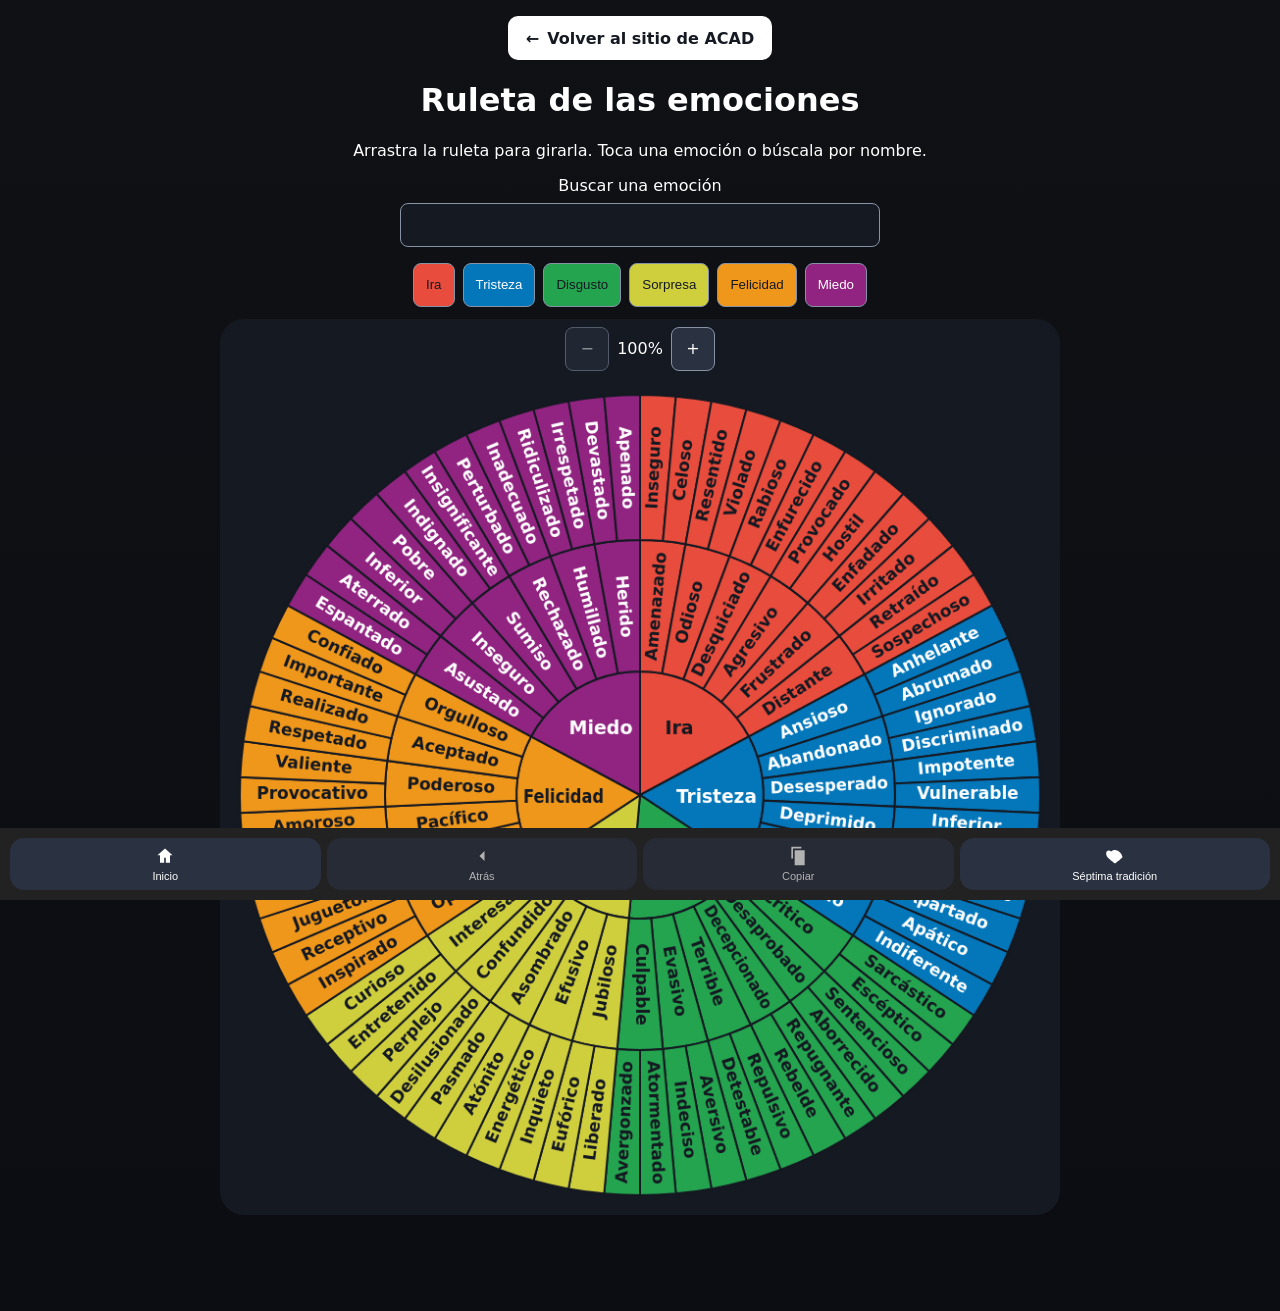
<file: ruleta.html>
<!DOCTYPE html>
<html lang="es">
<head>
<meta charset="UTF-8">
<meta name="viewport" content="width=device-width, initial-scale=1.0">
<title>Ruleta de las emociones | ACAD Comenzar de nuevo</title>

<link rel="icon" href="img/favicon.ico">

<style>
:root{
  --bg:#0f1115;
  --card:#151922;
  --text:#ffffff;
}

*{box-sizing:border-box}

body{
  margin:0;
  background:linear-gradient(180deg,#0f1115,#0b0d12);
  color:var(--text);
  font-family:system-ui,Arial;
  text-align:center;
}

.container{max-width:864px;margin:auto;padding:0 12px 24px;}
.canvas-wrap{background:var(--card);border-radius:24px;padding:8px;}
.ruleta-controles{display:flex;flex-wrap:wrap;align-items:center;justify-content:center;gap:8px;margin:0 0 12px;}
.ruleta-controles button{min-width:44px;min-height:44px;padding:8px 12px;background:#2a3140;border:1px solid #8792a7;border-radius:8px;color:#fff;font:inherit;cursor:pointer;}
.ruleta-controles button:disabled{opacity:.55;cursor:default;}
.ruleta-controles button[aria-pressed="true"]{background:#fff;color:#151922;}
.ruleta-controles button:focus-visible,.ruleta-vista:focus-visible{outline:3px solid #f1c40f;outline-offset:3px;}
.ruleta-vista{overflow:auto;aspect-ratio:1;}
canvas{display:block;width:var(--ampliacion,100%);height:auto;cursor:grab;touch-action:none;}
.ruleta-vista.modo-desplazar canvas{touch-action:auto;cursor:pointer;}
canvas.is-rotating{cursor:grabbing;}
#info{margin-top:16px;padding:14px;border-radius:16px;background:var(--card);font-size:clamp(1.2rem,4.5vw,1.5rem);font-weight:700;line-height:1.4;overflow-wrap:anywhere;}

.barra{
  position:sticky;
  bottom:0;
  width:100%;
  display:flex;
  gap:6px;
  padding:10px;
  background:#222;
}

.barra button{
  flex:1;
  display:flex;
  flex-direction:column;
  align-items:center;
  justify-content:center;
  gap:4px;
  padding:8px 4px;
  border:none;
  border-radius:14px;
  color:white;
  background:#2a3140;
  font-size:11px;
}

.barra svg{
  width:20px;
  height:20px;
}

.site-link{
  display:inline-flex;
  align-items:center;
  justify-content:center;
  gap:8px;
  min-height:44px;
  margin:16px 12px 0;
  padding:10px 18px;
  border-radius:10px;
  background:#fff;
  color:#151922;
  font-weight:700;
  text-decoration:none;
}

.site-link:hover{background:#e1e8f5;}
.site-link:focus-visible{outline:3px solid #f1c40f;outline-offset:4px;}
.busqueda{display:grid;gap:8px;max-width:480px;margin:16px auto;}
.busqueda input{width:100%;min-height:44px;padding:10px;color:var(--text);background:var(--card);border:1px solid #8792a7;border-radius:8px;font:inherit;}
.opciones{display:flex;flex-wrap:wrap;justify-content:center;gap:8px;margin:12px 0;}
.opciones button{min-height:44px;padding:8px 12px;background:#2a3140;color:#fff;border:1px solid #8792a7;border-radius:8px;cursor:pointer;}
.opciones button:focus-visible,.busqueda input:focus-visible,.barra button:focus-visible{outline:3px solid #f1c40f;outline-offset:3px;}
.barra button{min-height:44px;}
.barra button:disabled{opacity:.65;}

@media (max-width:600px){
  h1{margin:16px 12px 8px;font-size:clamp(1.5rem,6vw,2rem);}
  body > p{margin:0 12px 16px;}
  .barra{padding-bottom:max(10px,env(safe-area-inset-bottom));}
  .barra button{min-width:0;font-size:.75rem;line-height:1.25;}
  .opciones button{flex:1 1 130px;overflow-wrap:anywhere;}
}
</style>
</head>

<body>

<a class="site-link" href="index.html"><span aria-hidden="true">←</span> Volver al sitio de ACAD</a>
<h1>Ruleta de las emociones</h1>
<p>Arrastra la ruleta para girarla. Toca una emoción o búscala por nombre.</p>

<main class="container">
  <div class="busqueda">
    <label for="buscar">Buscar una emoción</label>
    <input id="buscar" type="search" autocomplete="off" aria-controls="opciones">
  </div>
  <div id="info" role="status"></div>
  <div id="opciones" class="opciones" role="group" aria-label="Emociones disponibles"></div>
  <div class="canvas-wrap">
    <div class="ruleta-controles" role="group" aria-label="Zoom de la ruleta">
      <button type="button" id="alejar" aria-label="Alejar ruleta" disabled>−</button>
      <output id="ampliacion" aria-label="Nivel de zoom">100%</output>
      <button type="button" id="acercar" aria-label="Acercar ruleta">+</button>
      <button type="button" id="desplazar" aria-pressed="false" hidden>Desplazar</button>
    </div>
    <div class="ruleta-vista" id="ruleta-vista" role="region" aria-label="Vista de la ruleta">
      <canvas aria-hidden="true" id="ruleta" width="840" height="840"></canvas>
    </div>
  </div>
</main>
<div class="barra">

  <button onclick="home()">
    <svg viewBox="0 0 24 24" fill="currentColor"><path d="M12 3l9 8h-3v9h-5v-6H11v6H6v-9H3z"/></svg>
    Inicio
  </button>

  <button id="atras" onclick="volverNivel()" disabled>
    <svg viewBox="0 0 24 24" fill="currentColor"><path d="M15 18l-6-6 6-6"/></svg>
    Atrás
  </button>

  <button id="copiar" onclick="copiarResultado()" disabled>
    <svg viewBox="0 0 24 24" fill="currentColor"><path d="M16 1H4v14h2V3h10V1zm4 4H8v18h12V5z"/></svg>
    Copiar
  </button>

  <button onclick="donar()">
    <svg viewBox="0 0 24 24" fill="currentColor"><path d="M12 21s-6-4.35-9-7.5C-1 8 3 3 7.5 6.5 12 3 16.5 6.5 16.5 6.5S20 8 21 13.5C18 16.65 12 21 12 21z"/></svg>
    Séptima tradición
  </button>

</div>

<script>
const canvas = document.getElementById("ruleta");
const vista = document.getElementById("ruleta-vista");
const acercar = document.getElementById("acercar");
const alejar = document.getElementById("alejar");
const desplazar = document.getElementById("desplazar");
const ampliacion = document.getElementById("ampliacion");
const ctx = canvas.getContext("2d");
const buscar = document.getElementById("buscar");
const opciones = document.getElementById("opciones");
const info = document.getElementById("info");
const atras = document.getElementById("atras");
const copiar = document.getElementById("copiar");

const data = {
  ira:{ color:"#e74c3c", nivel2:{ Amenazado:["Inseguro","Celoso"], Odioso:["Resentido","Violado"], Desquiciado:["Rabioso","Enfurecido"], Agresivo:["Provocado","Hostil"], Frustrado:["Enfadado","Irritado"], Distante:["Retraído","Sospechoso"]}},
  tristeza:{ color:"#0477ba", nivel2:{ Ansioso:["Anhelante","Abrumado"], Abandonado:["Ignorado","Discriminado"], Desesperado:["Impotente","Vulnerable"], Deprimido:["Inferior","Vacío"], Solitario:["Abandonado","Apartado"], Aburrido:["Apático","Indiferente"]}},
  disgusto:{ color:"#24a44f", nivel2:{ Critico:["Sarcástico","Escéptico"], Desaprobado:["Sentencioso","Aborrecido"], Decepcionado:["Repugnante","Rebelde"], Terrible:["Repulsivo","Detestable"], Evasivo:["Aversivo","Indeciso"], Culpable:["Atormentado","Avergonzado"]}},
  sorpresa:{ color:"#CFCF3E", nivel2:{ Jubiloso:["Liberado","Eufórico"], Efusivo:["Inquieto","Energético"], Asombrado:["Atónito","Pasmado"], Confundido:["Desilusionado","Perplejo"], Interesado:["Entretenido","Curioso"]}},
  felicidad:{ color:"#ef971b", nivel2:{ Optimista:["Inspirado","Receptivo"], Íntimo:["Juguetón","Sensible"], Pacífico:["Esperanzado","Amoroso"], Poderoso:["Provocativo","Valiente"], Aceptado:["Respetado","Realizado"], Orgulloso:["Importante","Confiado"]}},
  miedo:{ color:"#912481", nivel2:{ Asustado:["Espantado","Aterrado"], Inseguro:["Inferior","Pobre"], Sumiso:["Indignado","Insignificante"], Rechazado:["Perturbado","Inadecuado"], Humillado:["Ridiculizado","Irrespetado"], Herido:["Devastado","Apenado"]}}
};

const centro = canvas.width / 2;
const vuelta = 2 * Math.PI;
const origen = -Math.PI / 2;
const radios = [0, 126, 260, 408];
const total = Object.values(data).reduce((suma, grupo) =>
  suma + Object.values(grupo.nivel2).flat().length, 0);
const segmentos = [];
const bases = [];
let posicion = 0;
let seleccionado = null;
let giro = 0;
let gesto = null;
let zoom = 100;

function cambiarZoom(paso){
  const x = (vista.scrollLeft + vista.clientWidth / 2) / canvas.clientWidth;
  const y = (vista.scrollTop + vista.clientHeight / 2) / canvas.clientHeight;
  zoom = Math.min(200, Math.max(100, zoom + paso));
  vista.style.setProperty("--ampliacion", zoom + "%");
  vista.scrollTo(x * canvas.clientWidth - vista.clientWidth / 2, y * canvas.clientHeight - vista.clientHeight / 2);
  ampliacion.value = zoom + "%";
  alejar.disabled = zoom === 100;
  acercar.disabled = zoom === 200;
  desplazar.hidden = zoom === 100;
  vista.tabIndex = zoom === 100 ? -1 : 0;
  if(zoom === 100) alternarDesplazamiento(false);
}

function alternarDesplazamiento(activo){
  vista.classList.toggle("modo-desplazar", activo);
  desplazar.setAttribute("aria-pressed", String(activo));
}

acercar.addEventListener("click", () => cambiarZoom(25));
alejar.addEventListener("click", () => cambiarZoom(-25));
desplazar.addEventListener("click", () => alternarDesplazamiento(desplazar.getAttribute("aria-pressed") !== "true"));

function crearSegmento(nombre, color, inicio, fin, padre = null){
  const segmento = { nombre, color, inicio, fin, padre, hijos: [], nivel: padre ? padre.nivel + 1 : 0 };
  segmentos.push(segmento);
  if(padre) padre.hijos.push(segmento);
  return segmento;
}

Object.entries(data).forEach(([nombre, { color, nivel2 }]) => {
  const ramas = Object.entries(nivel2);
  const cantidad = ramas.reduce((suma, [, emociones]) => suma + emociones.length, 0);
  const base = crearSegmento(nombre[0].toUpperCase() + nombre.slice(1), color, posicion, posicion + cantidad);
  bases.push(base);
  ramas.forEach(([nombreRama, emociones]) => {
    const rama = crearSegmento(nombreRama, color, posicion, posicion + emociones.length, base);
    emociones.forEach(emocion => {
      crearSegmento(emocion, color, posicion, posicion + 1, rama);
      posicion++;
    });
  });
});

function ruta(segmento){
  const pasos = [];
  for(let paso = segmento; paso; paso = paso.padre) pasos.push(paso);
  return pasos;
}

function colorTexto(color){
  return [data.tristeza.color, data.miedo.color].includes(color) ? "#fff" : "#151922";
}

function dibujar(){
  if(!ctx) return;
  ctx.clearRect(0, 0, canvas.width, canvas.height);
  const activos = new Set(ruta(seleccionado));

  segmentos.forEach(segmento => {
    const { color, inicio, fin, nivel, nombre } = segmento;
    const anguloInicial = origen + giro + inicio / total * vuelta;
    const anguloFinal = origen + giro + fin / total * vuelta;
    const interno = radios[nivel];
    const externo = radios[nivel + 1];
    ctx.globalAlpha = !seleccionado || activos.has(segmento) ? 1 : .35;
    ctx.beginPath();
    ctx.arc(centro, centro, externo, anguloInicial, anguloFinal);
    if(interno){
      ctx.arc(centro, centro, interno, anguloFinal, anguloInicial, true);
    } else {
      ctx.lineTo(centro, centro);
    }
    ctx.closePath();
    ctx.fillStyle = color;
    ctx.fill();
    ctx.strokeStyle = "#151922";
    ctx.lineWidth = 2;
    ctx.stroke();

    const medio = (anguloInicial + anguloFinal) / 2;
    const radio = nivel ? (interno + externo) / 2 : 78;
    ctx.save();
    ctx.translate(centro + Math.cos(medio) * radio, centro + Math.sin(medio) * radio);
    if(nivel) ctx.rotate(Math.cos(medio) < 0 ? medio + Math.PI : medio);
    ctx.fillStyle = colorTexto(color);
    ctx.font = nivel ? "bold 17px system-ui" : "bold 19px system-ui";
    ctx.textAlign = "center";
    ctx.textBaseline = "middle";
    ctx.fillText(nombre, 0, 0, nivel ? externo - interno - 14 : 82);
    ctx.restore();
  });
  ctx.globalAlpha = 1;
}

function normalizar(texto){
  return texto.toLocaleLowerCase("es").normalize("NFD").replace(/\p{M}/gu, "");
}

function mostrarOpciones(){
  const filtro = normalizar(buscar.value.trim());
  const coincidencias = filtro
    ? segmentos.filter(segmento => normalizar(segmento.nombre).includes(filtro))
    : seleccionado?.hijos ?? bases;

  const botones = coincidencias.map(segmento => {
    const boton = document.createElement("button");
    boton.type = "button";
    boton.style.backgroundColor = segmento.color;
    boton.style.color = colorTexto(segmento.color);
    boton.textContent = filtro ? ruta(segmento).map(paso => paso.nombre).join(" → ") : segmento.nombre;
    boton.addEventListener("click", () => {
      seleccionar(segmento);
      (opciones.querySelector("button") ?? buscar).focus();
    });
    return boton;
  });
  opciones.replaceChildren(...botones);
  if(filtro && !botones.length) opciones.textContent = "No se encontraron emociones.";
}

function textoRuta(){
  return ruta(seleccionado).map(paso => paso.nombre).join(" → ");
}

function seleccionar(segmento){
  seleccionado = segmento;
  buscar.value = "";
  info.textContent = textoRuta();
  info.style.backgroundColor = segmento?.color ?? "";
  info.style.color = segmento ? colorTexto(segmento.color) : "";
  info.hidden = !segmento;
  atras.disabled = !segmento;
  copiar.disabled = !segmento;
  mostrarOpciones();
  dibujar();
}

function puntoRuleta(event){
  const rect = canvas.getBoundingClientRect();
  const x = (event.clientX - rect.left) * canvas.width / rect.width - centro;
  const y = (event.clientY - rect.top) * canvas.height / rect.height - centro;
  return { distancia: Math.hypot(x, y), angulo: Math.atan2(y, x) };
}

canvas.addEventListener("pointerdown", event => {
  if(gesto || event.button !== 0) return;
  const { distancia, angulo } = puntoRuleta(event);
  if(distancia >= radios.at(-1)) return;
  gesto = {
    id: event.pointerId,
    x: event.clientX,
    y: event.clientY,
    ultimoX: event.clientX,
    ultimoY: event.clientY,
    angulo: distancia < 24 ? null : angulo,
    arrastrando: false
  };
  canvas.setPointerCapture(event.pointerId);
});

canvas.addEventListener("pointermove", event => {
  if(gesto?.id !== event.pointerId) return;
  if(!gesto.arrastrando && Math.hypot(event.clientX - gesto.x, event.clientY - gesto.y) < 8) return;
  gesto.arrastrando = true;
  if(vista.classList.contains("modo-desplazar")){
    if(event.pointerType === "mouse"){
      vista.scrollBy(gesto.ultimoX - event.clientX, gesto.ultimoY - event.clientY);
      gesto.ultimoX = event.clientX;
      gesto.ultimoY = event.clientY;
    }
    return;
  }
  canvas.classList.add("is-rotating");
  const { distancia, angulo } = puntoRuleta(event);
  if(distancia < 24){
    gesto.angulo = null;
    return;
  }
  if(gesto.angulo !== null){
    giro = (giro + angulo - gesto.angulo) % vuelta;
    dibujar();
  }
  gesto.angulo = angulo;
});

function terminarGesto(event){
  if(gesto?.id !== event.pointerId) return;
  const { x, y, arrastrando } = gesto;
  gesto = null;
  canvas.classList.remove("is-rotating");
  if(event.type !== "pointerup" || arrastrando || Math.hypot(event.clientX - x, event.clientY - y) >= 8) return;

  const { distancia, angulo } = puntoRuleta(event);
  const nivel = radios.findIndex(radio => distancia < radio) - 1;
  if(nivel < 0) return;
  const posicionAngular = ((angulo - origen - giro) % vuelta + vuelta) % vuelta / vuelta * total;
  const segmento = segmentos.find(paso => paso.nivel === nivel && posicionAngular >= paso.inicio && posicionAngular < paso.fin);
  if(segmento) seleccionar(segmento);
}

canvas.addEventListener("pointerup", terminarGesto);
canvas.addEventListener("pointercancel", terminarGesto);
canvas.addEventListener("lostpointercapture", terminarGesto);

buscar.addEventListener("input", mostrarOpciones);

function volverNivel(){
  seleccionar(seleccionado?.padre ?? null);
  if(atras.disabled) buscar.focus();
}

async function copiarResultado(){
  const segmento = seleccionado;
  const texto = textoRuta();
  try {
    await navigator.clipboard.writeText("Ruleta de las emociones: " + texto + ". ¿Cómo puedo gestionar mis sentimientos?");
    if(seleccionado === segmento) info.textContent = texto + " · Resultado copiado.";
  } catch {
    if(seleccionado === segmento) info.textContent = texto + " · Puedes seleccionar y copiar el resultado.";
  }
}

function donar(){
  window.location.href = "index.html#septima";
}

function home(){
  seleccionar(null);
  buscar.focus();
}

seleccionar(null);
</script>

</body>
</html>
</file>
